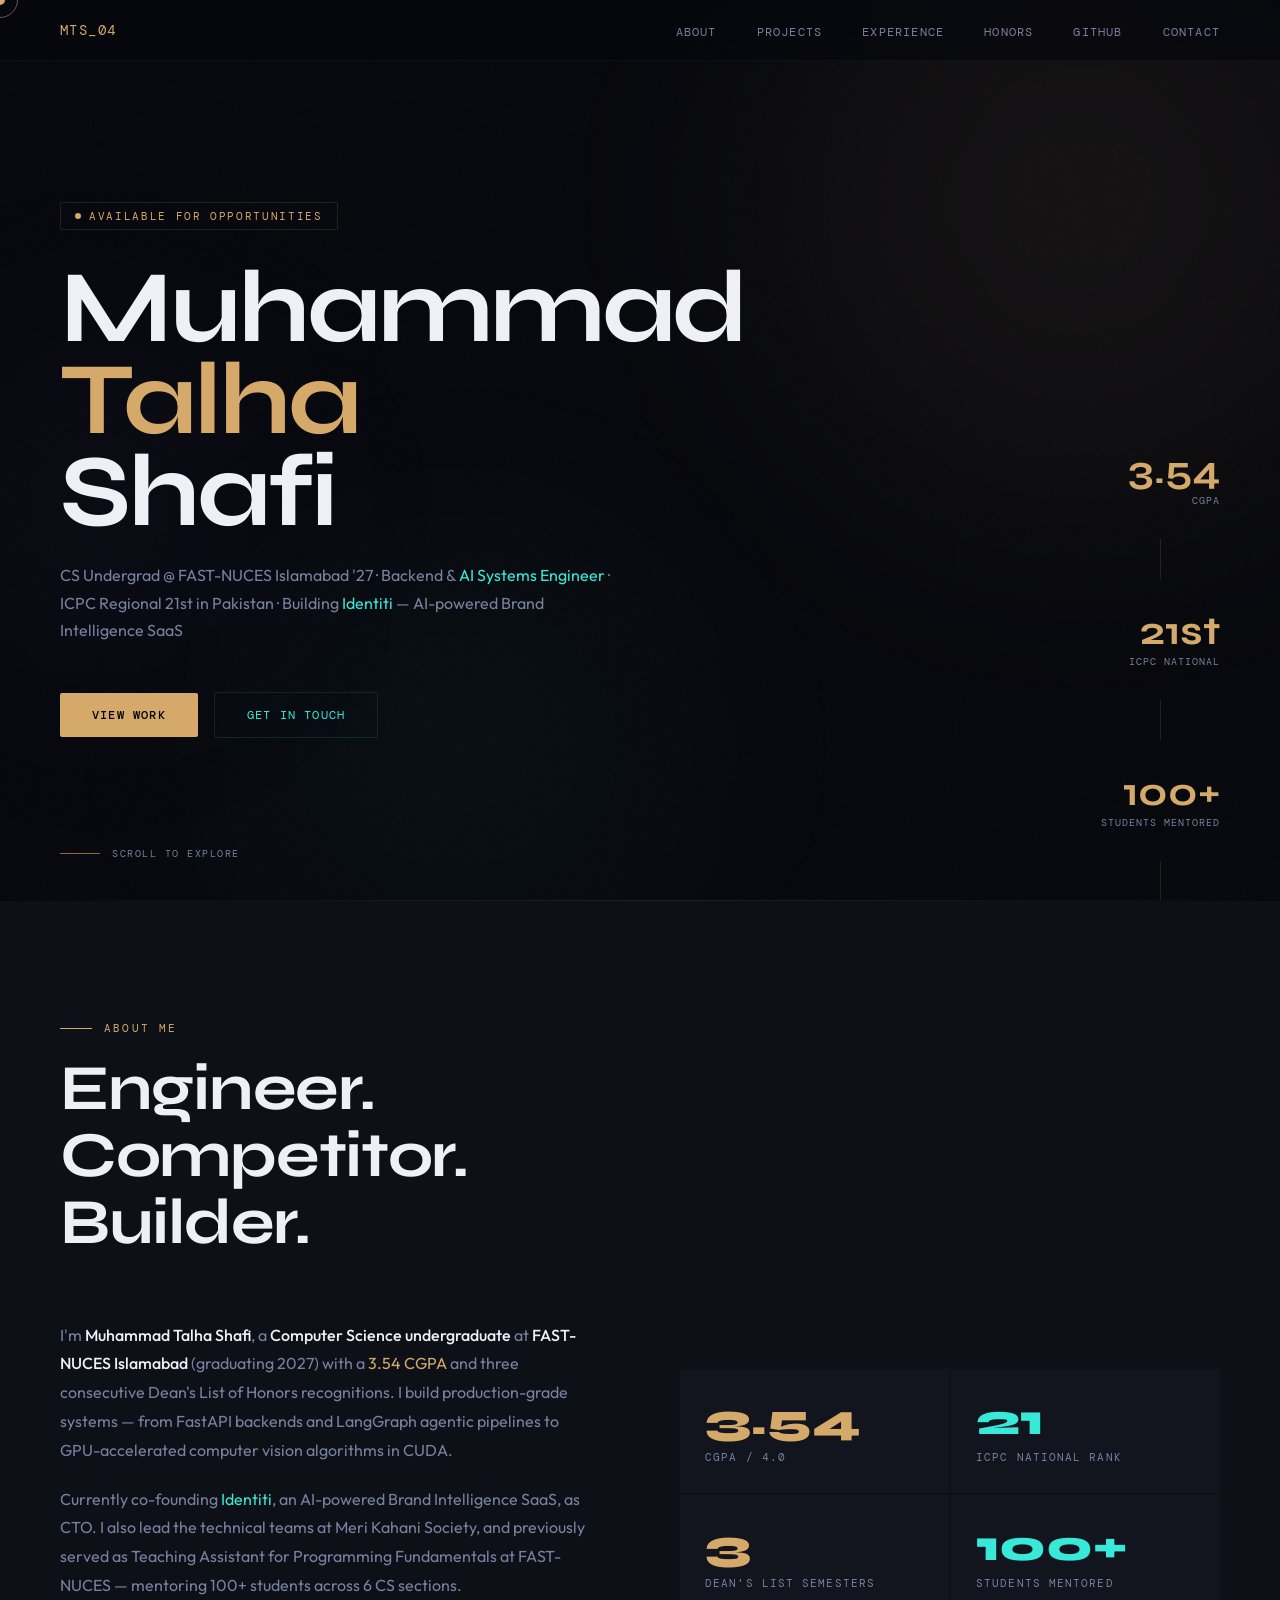
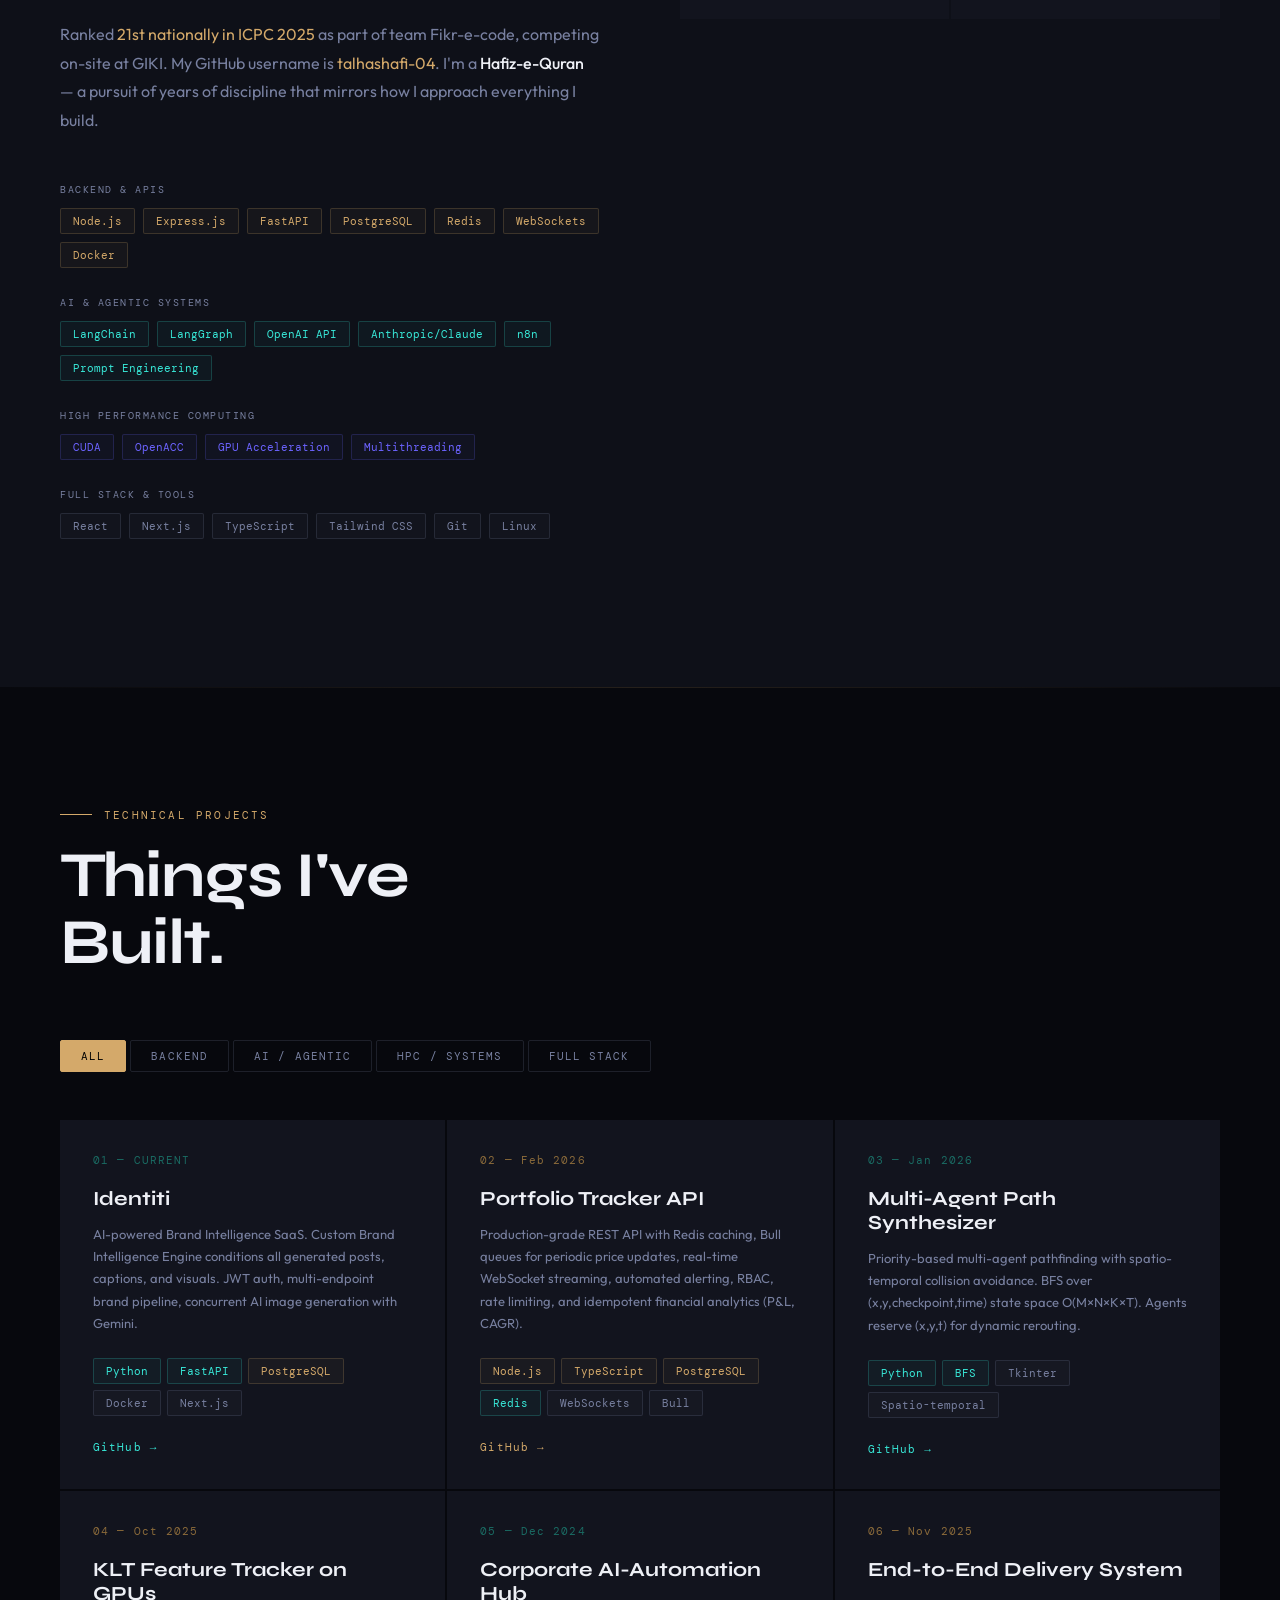
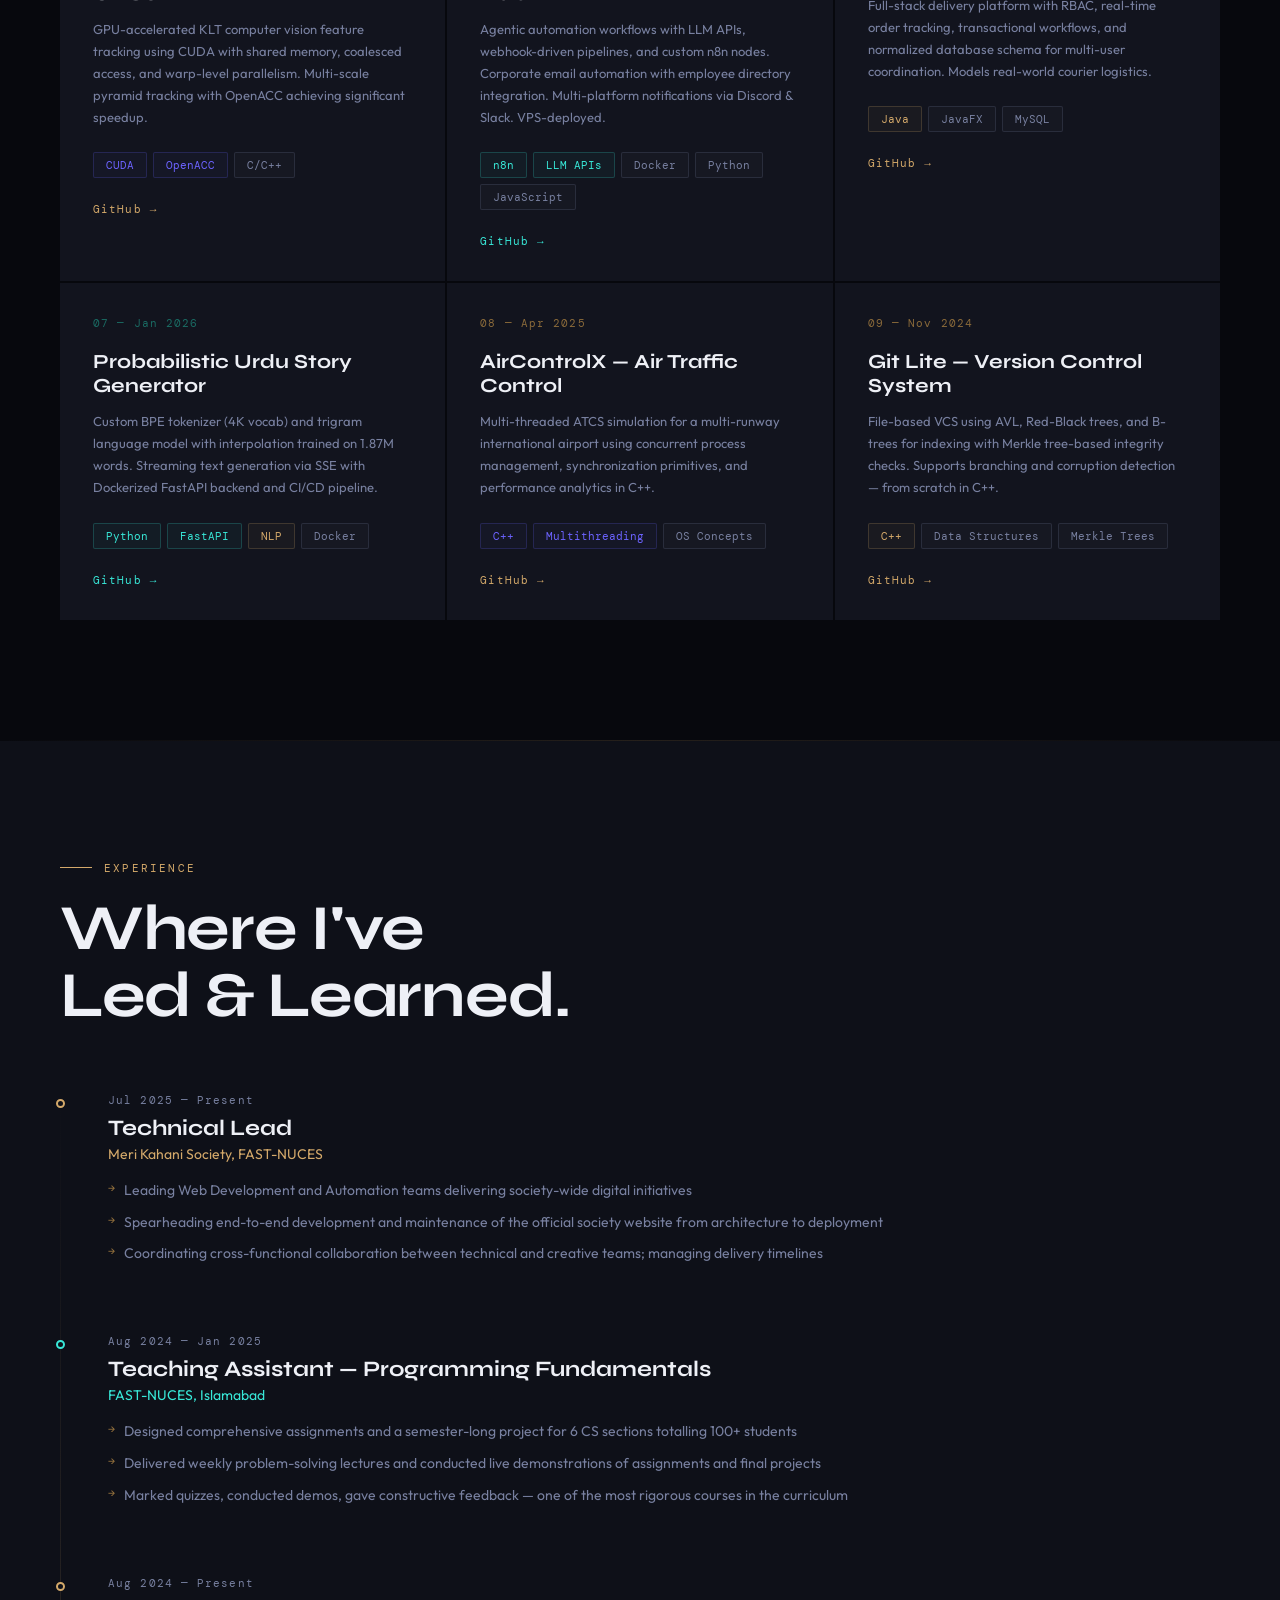
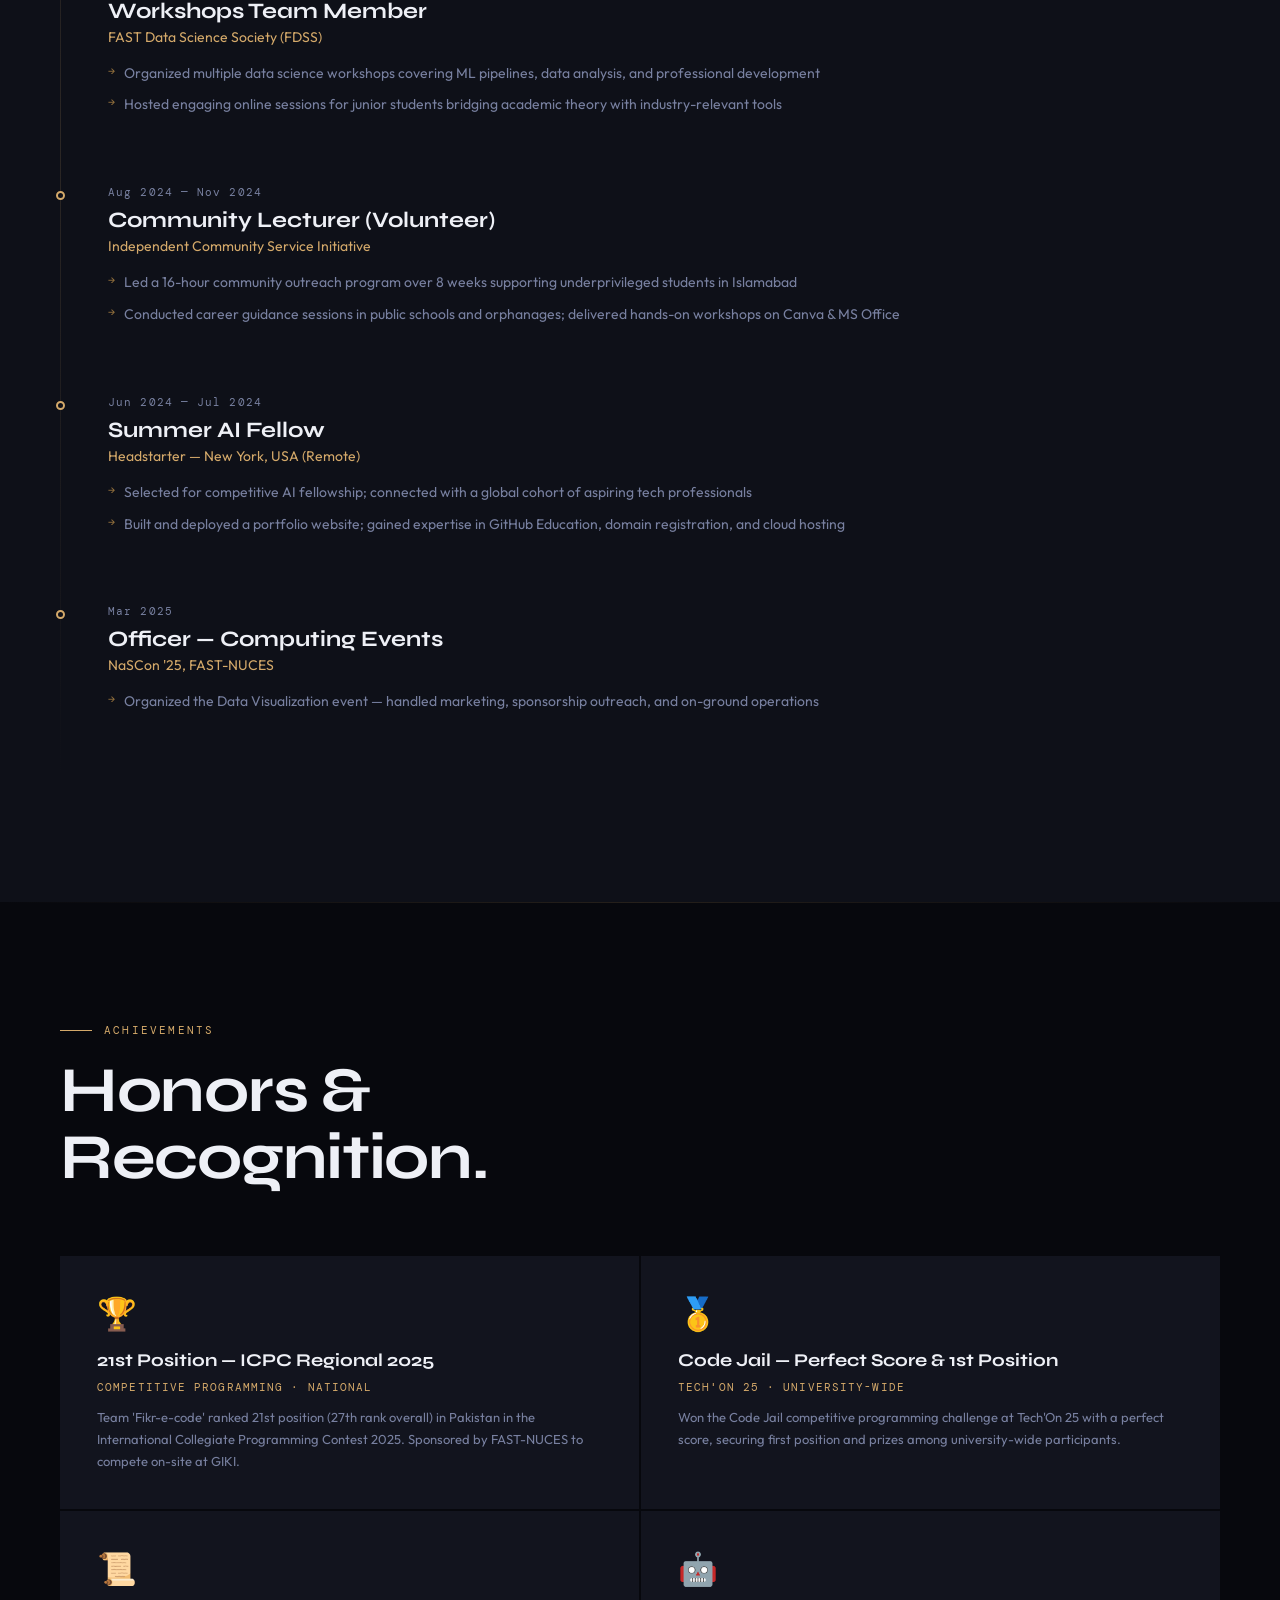
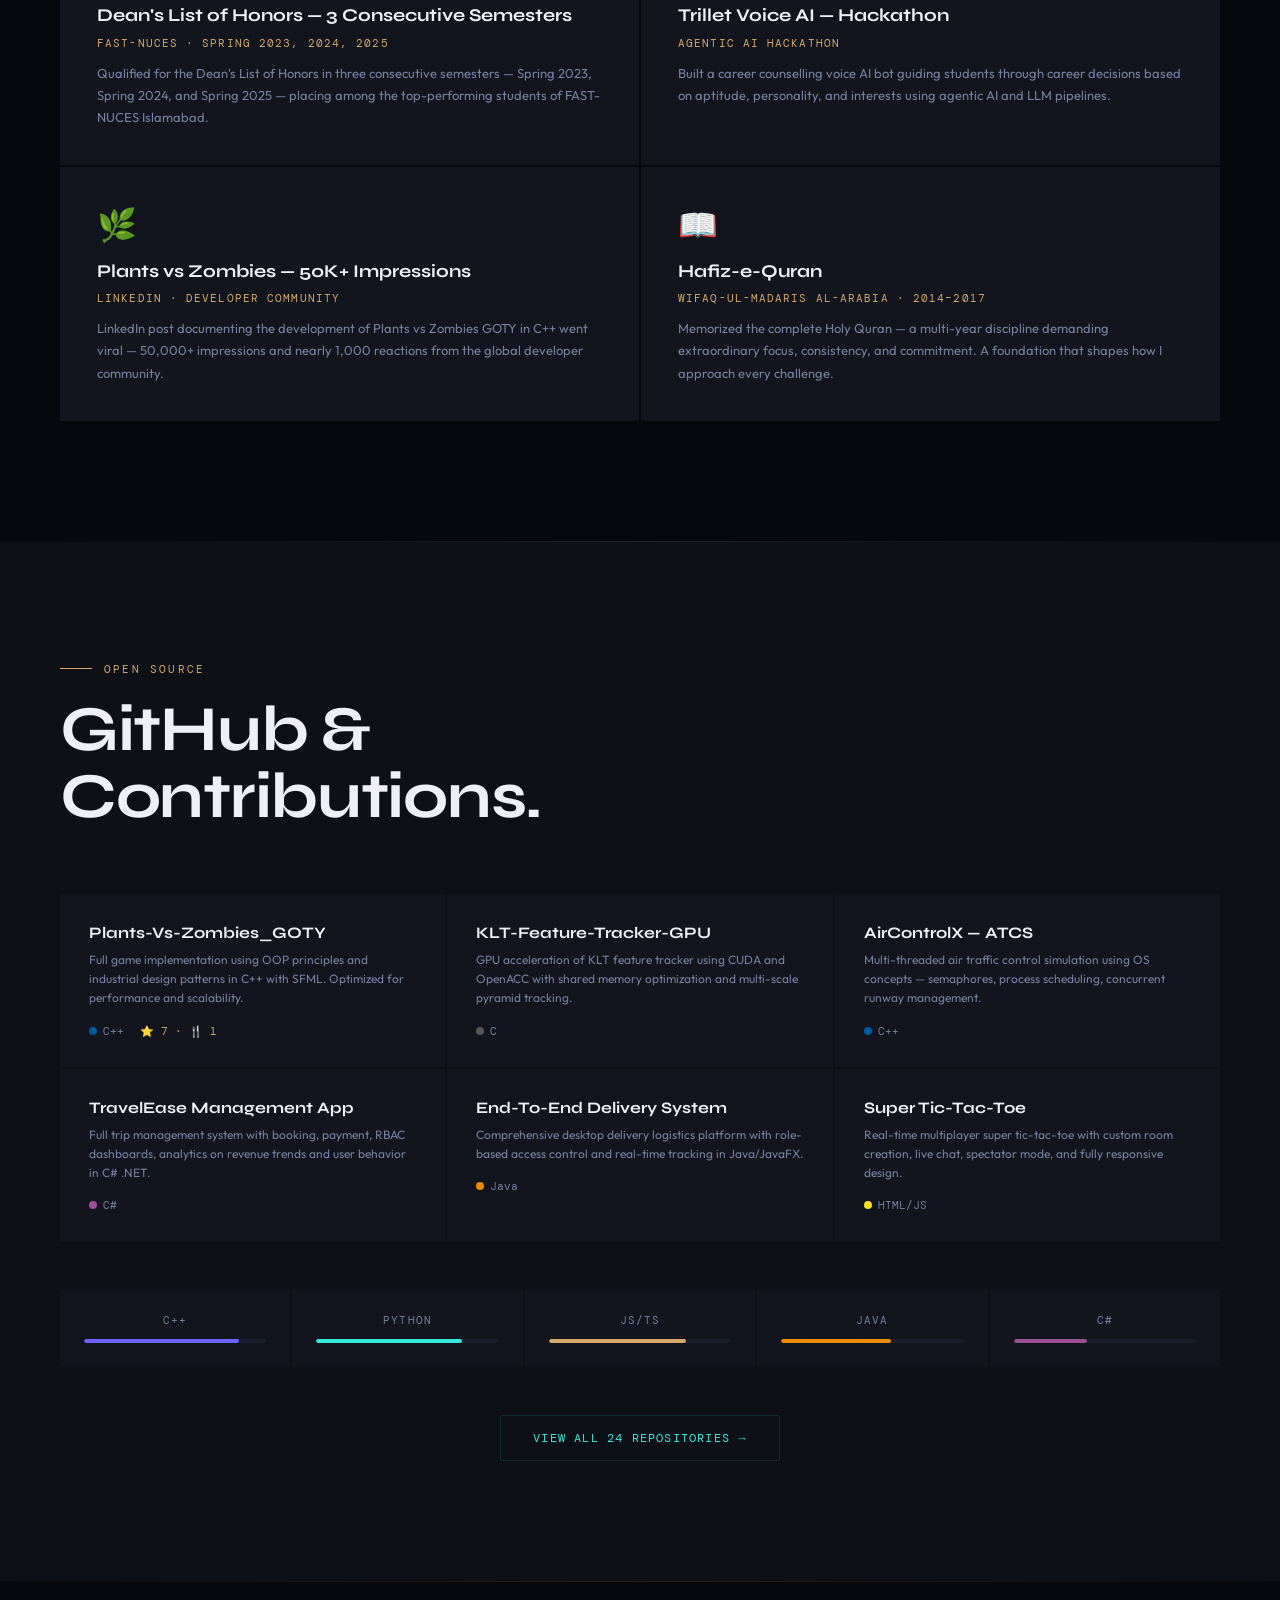
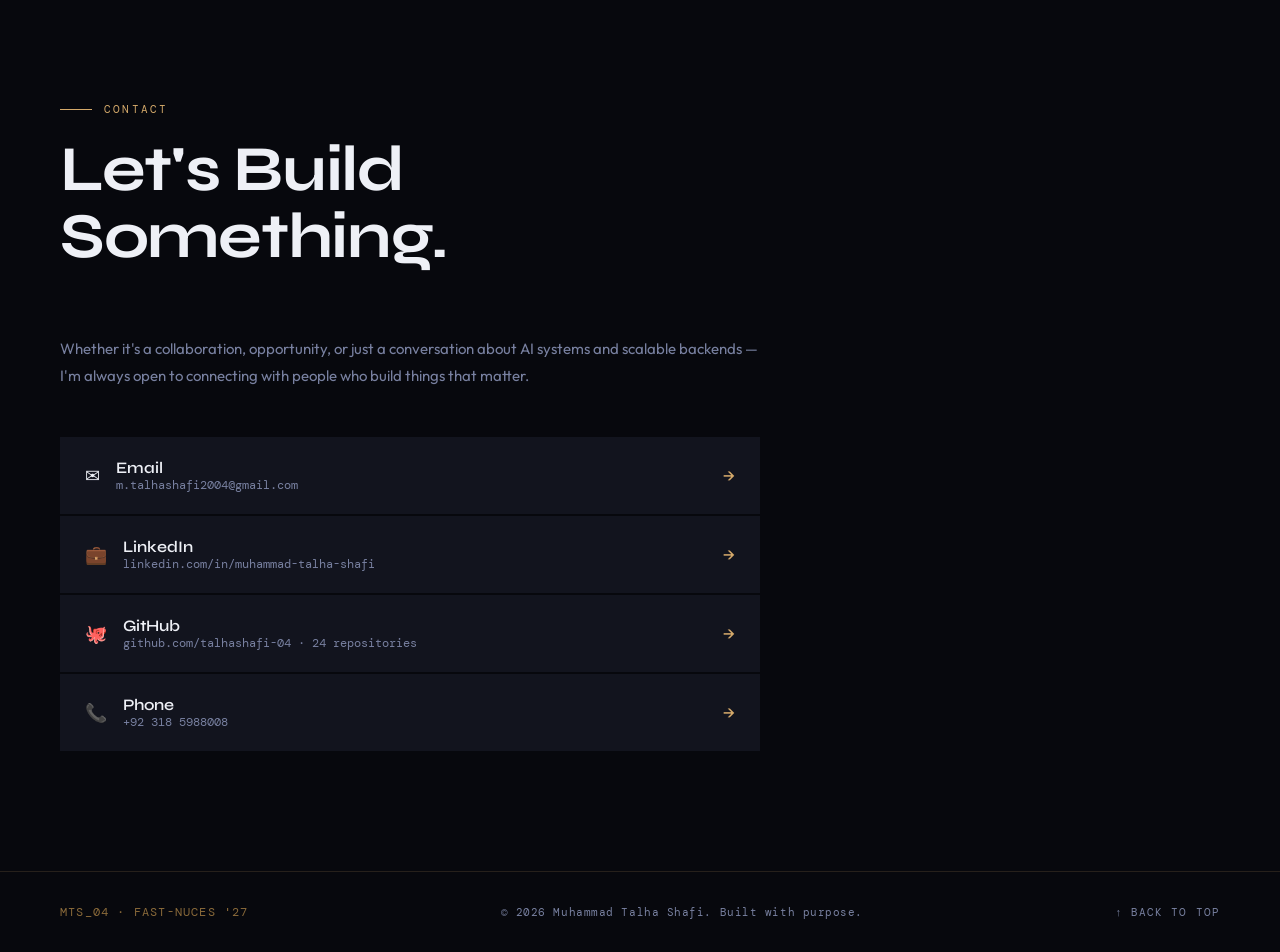
<file: index-seo.html>
<!DOCTYPE html>
<html lang="en" prefix="og: https://ogp.me/ns#">
<head>
<meta charset="UTF-8">
<meta name="viewport" content="width=device-width, initial-scale=1.0">

<!-- ============================================================
     PRIMARY SEO META TAGS
     ============================================================ -->
<title>Muhammad Talha Shafi — AI Engineer & Backend Developer | FAST-NUCES '27</title>
<meta name="description" content="Muhammad Talha Shafi is a Computer Science undergraduate at FAST-NUCES Islamabad, AI Systems Engineer, and Backend Developer. ICPC 2025 Regional 21st in Pakistan. Co-founder & CTO of Identiti. Dean's List 3x.">
<meta name="keywords" content="Muhammad Talha Shafi, Talha Shafi FAST NUCES, Talha Shafi AI Engineer, Talha Shafi Backend Developer, Talha Shafi ICPC 2025, talhashafi-04, Identiti SaaS, FAST NUCES Islamabad developer, Pakistan AI engineer">
<meta name="author" content="Muhammad Talha Shafi">
<meta name="robots" content="index, follow, max-snippet:-1, max-image-preview:large, max-video-preview:-1">
<link rel="canonical" href="https://talhashafi.vercel.app/">

<!-- ============================================================
     OPEN GRAPH (Facebook, LinkedIn, WhatsApp previews)
     ============================================================ -->
<meta property="og:type" content="profile">
<meta property="og:title" content="Muhammad Talha Shafi — AI Engineer & Backend Developer">
<meta property="og:description" content="CS Undergrad @ FAST-NUCES '27 · ICPC 2025 National 21st · Co-founder & CTO at Identiti · Building AI-powered systems with FastAPI, LangGraph, and CUDA.">
<meta property="og:url" content="https://talhashafi.vercel.app/">
<meta property="og:site_name" content="Muhammad Talha Shafi — Portfolio">
<meta property="og:locale" content="en_US">
<meta property="og:image" content="https://talhashafi.vercel.app/og-image.png">
<meta property="og:image:width" content="1200">
<meta property="og:image:height" content="630">
<meta property="og:image:alt" content="Muhammad Talha Shafi — AI Engineer & Backend Developer at FAST-NUCES">
<meta property="profile:first_name" content="Muhammad Talha">
<meta property="profile:last_name" content="Shafi">
<meta property="profile:username" content="talhashafi-04">

<!-- ============================================================
     TWITTER / X CARD
     ============================================================ -->
<meta name="twitter:card" content="summary_large_image">
<meta name="twitter:title" content="Muhammad Talha Shafi — AI Engineer & Backend Developer">
<meta name="twitter:description" content="CS Undergrad @ FAST-NUCES '27 · ICPC 2025 National 21st · CTO at Identiti SaaS · FastAPI · LangGraph · CUDA">
<meta name="twitter:image" content="https://talhashafi.vercel.app/og-image.png">
<meta name="twitter:image:alt" content="Muhammad Talha Shafi Portfolio">

<!-- ============================================================
     GEO & LANGUAGE
     ============================================================ -->
<meta name="geo.region" content="PK-IS">
<meta name="geo.placename" content="Islamabad, Pakistan">
<meta name="language" content="English">

<!-- ============================================================
     STRUCTURED DATA — Person Schema (PRIMARY)
     Tells Google exactly who you are, your profiles, and roles.
     ============================================================ -->
<script type="application/ld+json">
{
  "@context": "https://schema.org",
  "@type": "Person",
  "@id": "https://talhashafi.vercel.app/#person",
  "name": "Muhammad Talha Shafi",
  "alternateName": ["Talha Shafi", "M. Talha Shafi", "talhashafi-04"],
  "description": "Computer Science undergraduate at FAST-NUCES Islamabad, AI Systems Engineer, Backend Developer, and competitive programmer. ICPC 2025 Regional 21st in Pakistan. Co-founder and CTO of Identiti, an AI-powered Brand Intelligence SaaS.",
  "url": "https://talhashafi.vercel.app/",
  "image": "https://talhashafi.vercel.app/og-image.png",
  "email": "m.talhashafi2004@gmail.com",
  "telephone": "+923185988008",
  "nationality": "Pakistani",
  "address": {
    "@type": "PostalAddress",
    "addressLocality": "Islamabad",
    "addressCountry": "PK"
  },
  "alumniOf": {
    "@type": "CollegeOrUniversity",
    "name": "FAST-NUCES",
    "alternateName": "National University of Computer and Emerging Sciences",
    "url": "https://nu.edu.pk",
    "address": {
      "@type": "PostalAddress",
      "addressLocality": "Islamabad",
      "addressCountry": "PK"
    }
  },
  "jobTitle": ["AI Systems Engineer", "Backend Developer", "CTO", "Co-founder"],
  "worksFor": {
    "@type": "Organization",
    "name": "Identiti",
    "description": "AI-powered Brand Intelligence SaaS"
  },
  "knowsAbout": [
    "Artificial Intelligence",
    "Backend Development",
    "FastAPI",
    "Node.js",
    "LangGraph",
    "LangChain",
    "CUDA",
    "GPU Acceleration",
    "Competitive Programming",
    "PostgreSQL",
    "Redis",
    "Docker",
    "WebSockets",
    "Agentic AI Systems"
  ],
  "award": [
    "ICPC Regional 2025 - 21st Position in Pakistan",
    "Dean's List of Honors - FAST-NUCES Spring 2023",
    "Dean's List of Honors - FAST-NUCES Spring 2024",
    "Dean's List of Honors - FAST-NUCES Spring 2025",
    "Code Jail - 1st Position, Tech'On 25"
  ],
  "sameAs": [
    "https://github.com/talhashafi-04",
    "https://linkedin.com/in/muhammad-talha-shafi"
  ]
}
</script>

<!-- ============================================================
     STRUCTURED DATA — WebSite Schema
     Enables Google Sitelinks searchbox and name association.
     ============================================================ -->
<script type="application/ld+json">
{
  "@context": "https://schema.org",
  "@type": "WebSite",
  "@id": "https://talhashafi.vercel.app/#website",
  "url": "https://talhashafi.vercel.app/",
  "name": "Muhammad Talha Shafi — Portfolio",
  "description": "Official portfolio of Muhammad Talha Shafi, AI Engineer and Backend Developer at FAST-NUCES Islamabad.",
  "author": {
    "@id": "https://talhashafi.vercel.app/#person"
  },
  "inLanguage": "en-US"
}
</script>

<!-- ============================================================
     STRUCTURED DATA — BreadcrumbList
     ============================================================ -->
<script type="application/ld+json">
{
  "@context": "https://schema.org",
  "@type": "BreadcrumbList",
  "itemListElement": [
    {
      "@type": "ListItem",
      "position": 1,
      "name": "Home",
      "item": "https://talhashafi.vercel.app/"
    },
    {
      "@type": "ListItem",
      "position": 2,
      "name": "Projects",
      "item": "https://talhashafi.vercel.app/#projects"
    },
    {
      "@type": "ListItem",
      "position": 3,
      "name": "Experience",
      "item": "https://talhashafi.vercel.app/#experience"
    },
    {
      "@type": "ListItem",
      "position": 4,
      "name": "Contact",
      "item": "https://talhashafi.vercel.app/#contact"
    }
  ]
}
</script>

<!-- ============================================================
     STRUCTURED DATA — ItemList of Projects
     Helps Google surface individual projects in search.
     ============================================================ -->
<script type="application/ld+json">
{
  "@context": "https://schema.org",
  "@type": "ItemList",
  "name": "Projects by Muhammad Talha Shafi",
  "description": "Software engineering and AI projects by Muhammad Talha Shafi",
  "itemListElement": [
    {
      "@type": "ListItem",
      "position": 1,
      "name": "Identiti — AI-powered Brand Intelligence SaaS",
      "description": "Custom Brand Intelligence Engine with FastAPI backend, JWT auth, concurrent AI image generation with Gemini, and multi-endpoint brand pipeline.",
      "url": "https://github.com/talhashafi-04"
    },
    {
      "@type": "ListItem",
      "position": 2,
      "name": "KLT Feature Tracker on GPUs",
      "description": "GPU-accelerated KLT computer vision feature tracking using CUDA with shared memory, coalesced access, and warp-level parallelism.",
      "url": "https://github.com/talhashafi-04/KLT-Feature-Tracker-Acceleration-on-GPUs"
    },
    {
      "@type": "ListItem",
      "position": 3,
      "name": "Portfolio Tracker API",
      "description": "Production-grade REST API with Redis caching, Bull queues, real-time WebSocket streaming, RBAC, rate limiting, and financial analytics.",
      "url": "https://github.com/talhashafi-04"
    },
    {
      "@type": "ListItem",
      "position": 4,
      "name": "AirControlX — Air Traffic Control System",
      "description": "Multi-threaded ATCS simulation for a multi-runway international airport using concurrent process management in C++.",
      "url": "https://github.com/talhashafi-04/-AirControlX---Automated-Air-Traffic-Control-System"
    },
    {
      "@type": "ListItem",
      "position": 5,
      "name": "Probabilistic Urdu Story Generator",
      "description": "Custom BPE tokenizer and trigram language model trained on 1.87M words with streaming text generation via SSE.",
      "url": "https://github.com/talhashafi-04"
    }
  ]
}
</script>

<!-- FONTS -->
<link rel="preconnect" href="https://fonts.googleapis.com">
<link href="https://fonts.googleapis.com/css2?family=Syne:wght@400;600;700;800&family=DM+Mono:wght@300;400;500&family=Outfit:wght@300;400;500;600&display=swap" rel="stylesheet">

<style>
  :root {
    --bg: #07080d;
    --bg2: #0e1018;
    --surface: #12141e;
    --surface2: #1a1d2b;
    --gold: #d4a96a;
    --gold-dim: #8a6a3a;
    --cyan: #38e8d8;
    --cyan-dim: #1a6b63;
    --indigo: #6c63ff;
    --text: #eef0f6;
    --muted: #7880a0;
    --border: rgba(212,169,106,0.15);
    --border-cyan: rgba(56,232,216,0.12);
    --glow-gold: 0 0 40px rgba(212,169,106,0.15);
    --glow-cyan: 0 0 40px rgba(56,232,216,0.15);
    --font-display: 'Syne', sans-serif;
    --font-mono: 'DM Mono', monospace;
    --font-body: 'Outfit', sans-serif;
  }

  *, *::before, *::after { margin: 0; padding: 0; box-sizing: border-box; }
  html { scroll-behavior: smooth; }
  body {
    background: var(--bg);
    color: var(--text);
    font-family: var(--font-body);
    overflow-x: hidden;
    cursor: none;
  }

  /* CUSTOM CURSOR */
  .cursor {
    position: fixed; width: 10px; height: 10px;
    background: var(--gold); border-radius: 50%;
    pointer-events: none; z-index: 9999;
    transform: translate(-50%, -50%);
    transition: transform 0.1s, width 0.2s, height 0.2s, background 0.2s;
    mix-blend-mode: screen;
  }
  .cursor-ring {
    position: fixed; width: 36px; height: 36px;
    border: 1px solid rgba(212,169,106,0.5);
    border-radius: 50%; pointer-events: none; z-index: 9998;
    transform: translate(-50%, -50%);
    transition: transform 0.12s cubic-bezier(.25,.46,.45,.94), width 0.3s, height 0.3s, border-color 0.3s;
  }

  ::-webkit-scrollbar { width: 3px; }
  ::-webkit-scrollbar-track { background: var(--bg); }
  ::-webkit-scrollbar-thumb { background: var(--gold-dim); border-radius: 2px; }

  nav {
    position: fixed; top: 0; left: 0; right: 0; z-index: 100;
    display: flex; align-items: center; justify-content: space-between;
    padding: 20px 60px;
    background: rgba(7,8,13,0.7);
    backdrop-filter: blur(20px);
    border-bottom: 1px solid rgba(212,169,106,0.05);
    transition: padding 0.3s;
  }
  nav.scrolled { padding: 14px 60px; border-bottom-color: rgba(212,169,106,0.1); }
  .nav-logo {
    font-family: var(--font-mono); font-size: 14px; color: var(--gold);
    letter-spacing: 0.1em; text-decoration: none;
  }
  .nav-links { display: flex; gap: 40px; list-style: none; }
  .nav-links a {
    font-family: var(--font-mono); font-size: 12px; color: var(--muted);
    text-decoration: none; letter-spacing: 0.1em; text-transform: uppercase;
    transition: color 0.3s; position: relative;
  }
  .nav-links a::after {
    content: ''; position: absolute; bottom: -4px; left: 0; width: 0; height: 1px;
    background: var(--gold); transition: width 0.3s;
  }
  .nav-links a:hover { color: var(--gold); }
  .nav-links a:hover::after { width: 100%; }

  #hero {
    min-height: 100vh; display: flex; align-items: center;
    padding: 120px 60px 80px;
    position: relative; overflow: hidden;
  }
  .hero-noise {
    position: absolute; inset: 0;
    background-image: url("data:image/svg+xml,%3Csvg viewBox='0 0 256 256' xmlns='http://www.w3.org/2000/svg'%3E%3Cfilter id='noise'%3E%3CfeTurbulence type='fractalNoise' baseFrequency='0.9' numOctaves='4' stitchTiles='stitch'/%3E%3C/filter%3E%3Crect width='100%25' height='100%25' filter='url(%23noise)' opacity='0.03'/%3E%3C/svg%3E");
    pointer-events: none; opacity: 0.4;
  }
  .hero-orb { position: absolute; border-radius: 50%; filter: blur(120px); pointer-events: none; }
  .orb1 { width: 600px; height: 600px; background: rgba(212,169,106,0.06); top: -100px; right: -100px; }
  .orb2 { width: 400px; height: 400px; background: rgba(56,232,216,0.04); bottom: -50px; left: 20%; }
  .orb3 { width: 300px; height: 300px; background: rgba(108,99,255,0.05); top: 40%; left: -50px; }

  .hero-content { position: relative; z-index: 2; max-width: 900px; }
  .hero-badge {
    display: inline-flex; align-items: center; gap: 8px;
    font-family: var(--font-mono); font-size: 11px; color: var(--gold);
    letter-spacing: 0.15em; text-transform: uppercase;
    border: 1px solid var(--border); padding: 6px 14px; border-radius: 2px;
    margin-bottom: 32px;
    opacity: 0; transform: translateY(20px);
    animation: fadeUp 0.6s 0.2s forwards;
  }
  .hero-badge::before {
    content: ''; width: 6px; height: 6px; border-radius: 50%;
    background: var(--gold); animation: pulse 2s infinite;
  }
  @keyframes pulse { 0%,100%{opacity:1} 50%{opacity:0.3} }

  .hero-name {
    font-family: var(--font-display); font-size: clamp(52px,8vw,110px);
    font-weight: 700; line-height: 0.9; letter-spacing: -0.03em;
    margin-bottom: 24px;
    font-variant-ligatures: none;
  }
  .hero-name .line { display: block; overflow: hidden; }
  .hero-name .line span {
    display: block;
    opacity: 0; transform: translateY(100%);
  }
  .hero-name .line:nth-child(1) span { animation: slideUp 0.8s 0.4s cubic-bezier(.16,1,.3,1) forwards; }
  .hero-name .line:nth-child(2) span { animation: slideUp 0.8s 0.55s cubic-bezier(.16,1,.3,1) forwards; color: var(--gold); }
  .hero-name .line:nth-child(3) span { animation: slideUp 0.8s 0.7s cubic-bezier(.16,1,.3,1) forwards; }

  @keyframes slideUp { to { opacity: 1; transform: translateY(0); } }
  @keyframes fadeUp { to { opacity: 1; transform: translateY(0); } }

  .hero-tagline {
    font-size: 16px; color: var(--muted); line-height: 1.7; max-width: 560px;
    margin-bottom: 48px;
    opacity: 0; transform: translateY(20px);
    animation: fadeUp 0.8s 1s forwards;
  }
  .hero-tagline span { color: var(--cyan); }

  .hero-ctas {
    display: flex; gap: 16px; align-items: center;
    opacity: 0; transform: translateY(20px);
    animation: fadeUp 0.8s 1.2s forwards;
  }
  .btn-primary {
    padding: 14px 32px; background: var(--gold); color: #000;
    font-family: var(--font-mono); font-size: 12px; font-weight: 500;
    letter-spacing: 0.1em; text-transform: uppercase; text-decoration: none;
    border: none; cursor: none; border-radius: 2px;
    transition: all 0.3s; position: relative; overflow: hidden;
  }
  .btn-primary::after {
    content: ''; position: absolute; inset: 0;
    background: rgba(255,255,255,0.15); transform: translateX(-100%);
    transition: transform 0.3s;
  }
  .btn-primary:hover::after { transform: translateX(0); }
  .btn-primary:hover { transform: translateY(-2px); box-shadow: 0 12px 40px rgba(212,169,106,0.3); }

  .btn-secondary {
    padding: 14px 32px; background: transparent; color: var(--cyan);
    font-family: var(--font-mono); font-size: 12px; letter-spacing: 0.1em;
    text-transform: uppercase; text-decoration: none;
    border: 1px solid var(--border-cyan); border-radius: 2px;
    transition: all 0.3s; cursor: none;
  }
  .btn-secondary:hover {
    background: rgba(56,232,216,0.05);
    transform: translateY(-2px); box-shadow: 0 12px 40px rgba(56,232,216,0.1);
  }

  .hero-stats {
    position: absolute; right: 60px; top: 50%; transform: translateY(-50%);
    display: flex; flex-direction: column; gap: 32px;
    opacity: 0; animation: fadeUp 0.8s 1.4s forwards;
  }
  .hero-stat { text-align: right; }
  .hero-stat-num { font-family: var(--font-display); font-size: 40px; font-weight: 700; color: var(--gold); line-height: 1; }
  .hero-stat-label { font-family: var(--font-mono); font-size: 10px; color: var(--muted); letter-spacing: 0.1em; text-transform: uppercase; margin-top: 4px; }
  .hero-divider { width: 1px; height: 40px; background: var(--border); margin: 0 auto; }

  .scroll-hint {
    position: absolute; bottom: 40px; left: 60px;
    display: flex; align-items: center; gap: 12px;
    font-family: var(--font-mono); font-size: 10px;
    color: var(--muted); letter-spacing: 0.15em; text-transform: uppercase;
    opacity: 0; animation: fadeUp 0.8s 1.6s forwards;
  }
  .scroll-line { width: 40px; height: 1px; background: var(--gold-dim); position: relative; overflow: hidden; }
  .scroll-line::after {
    content: ''; position: absolute; top: 0; left: -100%; width: 100%; height: 100%;
    background: var(--gold); animation: scrollAnim 2s 2s infinite;
  }
  @keyframes scrollAnim { 0%{left:-100%} 100%{left:100%} }

  section { padding: 120px 60px; }
  .section-label {
    font-family: var(--font-mono); font-size: 11px; color: var(--gold);
    letter-spacing: 0.2em; text-transform: uppercase;
    display: flex; align-items: center; gap: 12px; margin-bottom: 20px;
  }
  .section-label::before { content: ''; width: 32px; height: 1px; background: var(--gold); }
  .section-title {
    font-family: var(--font-display); font-size: clamp(36px,5vw,64px);
    font-weight: 701; line-height: 1.05; letter-spacing: -0.02em;
    margin-bottom: 64px;
  }

  #about { background: var(--bg2); }
  .about-grid { display: grid; grid-template-columns: 1fr 1fr; gap: 80px; align-items: start; }
  .about-text p { font-size: 16px; color: var(--muted); line-height: 1.8; margin-bottom: 20px; }
  .about-text p strong { color: var(--text); font-weight: 500; }
  .about-text p .highlight { color: var(--cyan); }
  .about-text p .gold { color: var(--gold); }

  .stats-grid { display: grid; grid-template-columns: 1fr 1fr; gap: 2px; margin-top: 48px; }
  .stat-card {
    background: var(--surface); padding: 28px 24px;
    border: 1px solid transparent; transition: border-color 0.3s, transform 0.3s; cursor: default;
  }
  .stat-card:hover { border-color: var(--border); transform: translateY(-4px); }
  .stat-card:nth-child(1):hover { border-color: rgba(212,169,106,0.3); }
  .stat-card:nth-child(2):hover { border-color: rgba(56,232,216,0.3); }
  .stat-num { font-family: var(--font-display); font-size: 44px; font-weight: 800; color: var(--gold); line-height: 1; }
  .stat-card:nth-child(2) .stat-num, .stat-card:nth-child(4) .stat-num { color: var(--cyan); }
  .stat-lbl { font-family: var(--font-mono); font-size: 11px; color: var(--muted); letter-spacing: 0.1em; text-transform: uppercase; margin-top: 8px; }

  .skills-section { margin-top: 48px; }
  .skills-category { margin-bottom: 28px; }
  .skills-cat-title { font-family: var(--font-mono); font-size: 10px; color: var(--muted); letter-spacing: 0.15em; text-transform: uppercase; margin-bottom: 12px; }
  .skills-tags { display: flex; flex-wrap: wrap; gap: 8px; }
  .tag { font-family: var(--font-mono); font-size: 11px; padding: 5px 12px; border-radius: 2px; border: 1px solid; transition: all 0.2s; cursor: default; }
  .tag-gold { color: var(--gold); border-color: rgba(212,169,106,0.2); background: rgba(212,169,106,0.04); }
  .tag-cyan { color: var(--cyan); border-color: rgba(56,232,216,0.2); background: rgba(56,232,216,0.04); }
  .tag-indigo { color: var(--indigo); border-color: rgba(108,99,255,0.2); background: rgba(108,99,255,0.04); }
  .tag-muted { color: var(--muted); border-color: rgba(120,128,160,0.2); background: rgba(120,128,160,0.04); }
  .tag:hover { transform: translateY(-2px); opacity: 0.85; }

  #projects { background: var(--bg); }
  .filter-bar { display: flex; gap: 4px; margin-bottom: 48px; flex-wrap: wrap; }
  .filter-btn {
    font-family: var(--font-mono); font-size: 11px; letter-spacing: 0.1em;
    text-transform: uppercase; padding: 8px 20px;
    background: transparent; border: 1px solid rgba(120,128,160,0.2);
    color: var(--muted); cursor: none; border-radius: 2px; transition: all 0.2s;
  }
  .filter-btn.active, .filter-btn:hover { background: var(--gold); color: #000; border-color: var(--gold); }

  .projects-grid { display: grid; grid-template-columns: repeat(3, 1fr); gap: 2px; }
  .project-card {
    background: var(--surface); padding: 32px; position: relative;
    border: 1px solid transparent; transition: all 0.3s; overflow: hidden; cursor: default;
  }
  .project-card::before {
    content: ''; position: absolute; inset: 0;
    background: linear-gradient(135deg, rgba(212,169,106,0.03) 0%, transparent 50%);
    opacity: 0; transition: opacity 0.3s;
  }
  .project-card:hover { border-color: var(--border); transform: translateY(-6px); box-shadow: var(--glow-gold); }
  .project-card:hover::before { opacity: 1; }
  .project-card[data-type="ai"]:hover { border-color: var(--border-cyan); box-shadow: var(--glow-cyan); }

  .project-num { font-family: var(--font-mono); font-size: 11px; color: var(--gold-dim); letter-spacing: 0.1em; margin-bottom: 20px; display: block; }
  .project-card[data-type="ai"] .project-num { color: var(--cyan-dim); }
  .project-title { font-family: var(--font-display); font-size: 20px; font-weight: 700; margin-bottom: 12px; line-height: 1.2; }
  .project-desc { font-size: 13px; color: var(--muted); line-height: 1.7; margin-bottom: 24px; }
  .project-tags { display: flex; flex-wrap: wrap; gap: 6px; margin-bottom: 24px; }
  .project-link {
    font-family: var(--font-mono); font-size: 11px; color: var(--gold);
    text-decoration: none; letter-spacing: 0.1em;
    display: flex; align-items: center; gap: 6px; transition: gap 0.2s;
  }
  .project-link:hover { gap: 10px; }
  .project-card[data-type="ai"] .project-link { color: var(--cyan); }

  #experience { background: var(--bg2); }
  .timeline { position: relative; }
  .timeline::before {
    content: ''; position: absolute; left: 0; top: 0; bottom: 0;
    width: 1px; background: linear-gradient(to bottom, transparent, var(--border), transparent);
  }
  .timeline-item { padding: 0 0 60px 48px; position: relative; }
  .timeline-item::before {
    content: ''; position: absolute; left: -4px; top: 6px;
    width: 9px; height: 9px; border-radius: 50%;
    background: var(--bg2); border: 2px solid var(--gold); transition: background 0.3s, transform 0.3s;
  }
  .timeline-item:hover::before { background: var(--gold); transform: scale(1.4); }
  .timeline-item:nth-child(2)::before { border-color: var(--cyan); }
  .timeline-item:nth-child(2):hover::before { background: var(--cyan); }

  .tl-date { font-family: var(--font-mono); font-size: 11px; color: var(--muted); letter-spacing: 0.1em; margin-bottom: 8px; }
  .tl-role { font-family: var(--font-display); font-size: 22px; font-weight: 700; margin-bottom: 4px; }
  .tl-org { font-size: 14px; color: var(--gold); margin-bottom: 16px; }
  .timeline-item:nth-child(2) .tl-org { color: var(--cyan); }
  .tl-points { list-style: none; }
  .tl-points li { font-size: 14px; color: var(--muted); line-height: 1.7; padding-left: 16px; position: relative; margin-bottom: 8px; }
  .tl-points li::before { content: '→'; position: absolute; left: 0; color: var(--gold-dim); font-size: 11px; }

  #achievements { background: var(--bg); }
  .achievements-grid { display: grid; grid-template-columns: repeat(2, 1fr); gap: 2px; }
  .ach-card {
    background: var(--surface); padding: 36px;
    border: 1px solid transparent; transition: all 0.3s; position: relative; overflow: hidden; cursor: default;
  }
  .ach-card::after {
    content: ''; position: absolute; top: -50%; right: -50%;
    width: 200%; height: 200%;
    background: radial-gradient(circle, rgba(212,169,106,0.04) 0%, transparent 60%);
    opacity: 0; transition: opacity 0.3s;
  }
  .ach-card:hover { border-color: var(--border); transform: translateY(-4px); }
  .ach-card:hover::after { opacity: 1; }
  .ach-icon { font-size: 32px; margin-bottom: 16px; display: block; }
  .ach-title { font-family: var(--font-display); font-size: 18px; font-weight: 700; margin-bottom: 8px; line-height: 1.3; }
  .ach-sub { font-family: var(--font-mono); font-size: 11px; color: var(--gold); letter-spacing: 0.1em; text-transform: uppercase; margin-bottom: 12px; }
  .ach-desc { font-size: 13px; color: var(--muted); line-height: 1.7; }

  #github { background: var(--bg2); }
  .github-grid { display: grid; grid-template-columns: repeat(3, 1fr); gap: 2px; }
  .gh-card { background: var(--surface); padding: 28px; border: 1px solid transparent; transition: all 0.3s; cursor: default; }
  .gh-card:hover { border-color: var(--border-cyan); transform: translateY(-4px); }
  .gh-card-title { font-family: var(--font-display); font-size: 16px; font-weight: 700; margin-bottom: 8px; }
  .gh-card-desc { font-size: 12px; color: var(--muted); line-height: 1.6; margin-bottom: 16px; }
  .gh-card-meta { display: flex; align-items: center; gap: 16px; }
  .gh-lang { display: flex; align-items: center; gap: 6px; font-family: var(--font-mono); font-size: 11px; color: var(--muted); }
  .lang-dot { width: 8px; height: 8px; border-radius: 50%; }
  .lang-py { background: #3776AB; } .lang-js { background: #F7DF1E; } .lang-cpp { background: #00599C; }
  .lang-java { background: #ED8B00; } .lang-cs { background: #9B4F96; } .lang-c { background: #555555; }
  .gh-stars { font-family: var(--font-mono); font-size: 11px; color: var(--gold); }

  .lang-bars { display: grid; grid-template-columns: repeat(5,1fr); gap: 2px; margin-top: 48px; }
  .lang-bar-item { background: var(--surface); padding: 24px; text-align: center; }
  .lang-bar-label { font-family: var(--font-mono); font-size: 11px; color: var(--muted); letter-spacing: 0.1em; text-transform: uppercase; margin-bottom: 12px; }
  .lang-bar-fill { height: 4px; background: var(--surface2); border-radius: 2px; overflow: hidden; }
  .lang-bar-inner { height: 100%; border-radius: 2px; transition: width 1.5s cubic-bezier(.16,1,.3,1); width: 0; }

  #contact { background: var(--bg); min-height: 60vh; display: flex; align-items: center; }
  .contact-inner { max-width: 700px; }
  .contact-intro { font-size: 15px; color: var(--muted); line-height: 1.8; margin-bottom: 48px; }
  .contact-links { display: flex; flex-direction: column; gap: 2px; }
  .contact-link {
    display: flex; align-items: center; justify-content: space-between;
    padding: 20px 24px; background: var(--surface);
    border: 1px solid transparent; text-decoration: none; color: var(--text); transition: all 0.3s;
  }
  .contact-link:hover { border-color: var(--border); transform: translateX(8px); background: var(--surface2); }
  .contact-link-left { display: flex; align-items: center; gap: 16px; }
  .contact-link-icon { font-size: 18px; }
  .contact-link-name { font-family: var(--font-display); font-size: 16px; font-weight: 600; }
  .contact-link-detail { font-family: var(--font-mono); font-size: 12px; color: var(--muted); }
  .contact-link-arrow { color: var(--gold); font-size: 18px; transition: transform 0.2s; }
  .contact-link:hover .contact-link-arrow { transform: translateX(4px); }

  footer {
    padding: 32px 60px; border-top: 1px solid var(--border);
    display: flex; align-items: center; justify-content: space-between;
  }
  .footer-logo { font-family: var(--font-mono); font-size: 12px; color: var(--gold-dim); letter-spacing: 0.1em; }
  .footer-copy { font-family: var(--font-mono); font-size: 11px; color: var(--muted); letter-spacing: 0.05em; }
  .footer-back-top {
    font-family: var(--font-mono); font-size: 11px; color: var(--muted);
    text-decoration: none; letter-spacing: 0.1em; text-transform: uppercase;
    transition: color 0.2s; display: flex; align-items: center; gap: 8px;
  }
  .footer-back-top:hover { color: var(--gold); }

  .reveal { opacity: 0; transform: translateY(32px); transition: opacity 0.8s cubic-bezier(.16,1,.3,1), transform 0.8s cubic-bezier(.16,1,.3,1); }
  .reveal.visible { opacity: 1; transform: translateY(0); }
  .reveal-delay-1 { transition-delay: 0.1s; } .reveal-delay-2 { transition-delay: 0.2s; }
  .reveal-delay-3 { transition-delay: 0.3s; } .reveal-delay-4 { transition-delay: 0.4s; }
  .reveal-delay-5 { transition-delay: 0.5s; }

  .divider { height: 1px; background: linear-gradient(90deg, transparent, var(--border), transparent); margin: 0; }

  /* SEO-ONLY: visually hidden but crawlable text for disambiguation */
  .seo-context {
    position: absolute; width: 1px; height: 1px;
    overflow: hidden; clip: rect(0,0,0,0);
    white-space: nowrap; border: 0;
  }

  @media (max-width: 900px) {
    nav { padding: 16px 24px; }
    .nav-links { gap: 20px; }
    section { padding: 80px 24px; }
    #hero { padding: 100px 24px 80px; }
    .hero-stats { display: none; }
    .about-grid { grid-template-columns: 1fr; gap: 48px; }
    .projects-grid { grid-template-columns: 1fr; }
    .achievements-grid { grid-template-columns: 1fr; }
    .github-grid { grid-template-columns: 1fr; }
    .lang-bars { grid-template-columns: repeat(3,1fr); }
    footer { flex-direction: column; gap: 16px; text-align: center; }
  }
</style>
</head>

<!-- itemscope on body helps Google associate the whole page with a person entity -->
<body itemscope itemtype="https://schema.org/Person">

<!-- Hidden machine-readable identity anchors — invisible to users, valuable to crawlers -->
<span class="seo-context" itemprop="name">Muhammad Talha Shafi</span>
<span class="seo-context" itemprop="url">https://talhashafi.vercel.app/</span>
<span class="seo-context" itemprop="sameAs">https://github.com/talhashafi-04</span>
<span class="seo-context" itemprop="sameAs">https://linkedin.com/in/muhammad-talha-shafi</span>
<span class="seo-context" itemprop="alumniOf">FAST-NUCES Islamabad</span>
<span class="seo-context" itemprop="jobTitle">AI Engineer, Backend Developer, CTO</span>

<div class="cursor" id="cursor"></div>
<div class="cursor-ring" id="cursorRing"></div>

<!-- NAV — use semantic nav element -->
<nav id="navbar" aria-label="Main navigation">
  <a href="#hero" class="nav-logo" aria-label="Muhammad Talha Shafi — Home">MTS_04</a>
  <ul class="nav-links" role="list">
    <li><a href="#about">About</a></li>
    <li><a href="#projects">Projects</a></li>
    <li><a href="#experience">Experience</a></li>
    <li><a href="#achievements">Honors</a></li>
    <li><a href="#github">GitHub</a></li>
    <li><a href="#contact">Contact</a></li>
  </ul>
</nav>

<!-- HERO — use semantic header + h1 that INCLUDES the full name -->
<header id="hero" role="banner">
  <div class="hero-noise" aria-hidden="true"></div>
  <div class="hero-orb orb1" aria-hidden="true"></div>
  <div class="hero-orb orb2" aria-hidden="true"></div>
  <div class="hero-orb orb3" aria-hidden="true"></div>

  <div class="hero-content">
    <div class="hero-badge" aria-label="Status: Available for opportunities">Available for opportunities</div>
    <!-- h1 contains full name + role for keyword signal -->
    <h1 class="hero-name" itemprop="name">
      <span class="line"><span>Muhammad</span></span>
      <span class="line"><span>Talha</span></span>
      <span class="line"><span>Shafi</span></span>
    </h1>
    <p class="hero-tagline" itemprop="description">
      CS Undergrad @ FAST-NUCES Islamabad '27 · Backend &amp; <span>AI Systems Engineer</span> ·
      ICPC Regional 21st in Pakistan · Building <span>Identiti</span> — AI-powered Brand Intelligence SaaS
    </p>
    <div class="hero-ctas">
      <a href="#projects" class="btn-primary">View Work</a>
      <a href="#contact" class="btn-secondary">Get in Touch</a>
    </div>
  </div>

  <div class="hero-stats" aria-label="Key stats">
    <div class="hero-stat">
      <div class="hero-stat-num">3.54</div>
      <div class="hero-stat-label">CGPA</div>
    </div>
    <div class="hero-divider" aria-hidden="true"></div>
    <div class="hero-stat">
      <div class="hero-stat-num">21st</div>
      <div class="hero-stat-label">ICPC National</div>
    </div>
    <div class="hero-divider" aria-hidden="true"></div>
    <div class="hero-stat">
      <div class="hero-stat-num">100+</div>
      <div class="hero-stat-label">Students Mentored</div>
    </div>
    <div class="hero-divider" aria-hidden="true"></div>
    <div class="hero-stat">
      <div class="hero-stat-num">24</div>
      <div class="hero-stat-label">Repositories</div>
    </div>
  </div>

  <div class="scroll-hint" aria-hidden="true">
    <div class="scroll-line"></div>
    Scroll to explore
  </div>
</header>

<div class="divider" role="separator"></div>

<!-- ABOUT — semantic main + section with proper heading hierarchy -->
<main>
<section id="about" aria-labelledby="about-heading">
  <div class="section-label reveal" aria-hidden="true">About Me</div>
  <h2 id="about-heading" class="section-title reveal">Engineer.<br>Competitor.<br>Builder.</h2>
  <div class="about-grid">
    <div class="about-text">
      <!-- Name + university explicitly in crawlable text, every paragraph -->
      <p class="reveal">I'm <strong>Muhammad Talha Shafi</strong>, a <strong>Computer Science undergraduate</strong> at <strong>FAST-NUCES Islamabad</strong> (graduating 2027) with a <span class="gold">3.54 CGPA</span> and three consecutive Dean's List of Honors recognitions. I build production-grade systems — from FastAPI backends and LangGraph agentic pipelines to GPU-accelerated computer vision algorithms in CUDA.</p>
      <p class="reveal reveal-delay-1">Currently co-founding <span class="highlight">Identiti</span>, an AI-powered Brand Intelligence SaaS, as CTO. I also lead the technical teams at Meri Kahani Society, and previously served as Teaching Assistant for Programming Fundamentals at FAST-NUCES — mentoring 100+ students across 6 CS sections.</p>
      <p class="reveal reveal-delay-2">Ranked <span class="gold">21st nationally in ICPC 2025</span> as part of team Fikr-e-code, competing on-site at GIKI. My GitHub username is <span class="gold">talhashafi-04</span>. I'm a <strong>Hafiz-e-Quran</strong> — a pursuit of years of discipline that mirrors how I approach everything I build.</p>

      <div class="skills-section">
        <div class="skills-category reveal reveal-delay-3">
          <div class="skills-cat-title">Backend &amp; APIs</div>
          <div class="skills-tags">
            <span class="tag tag-gold">Node.js</span>
            <span class="tag tag-gold">Express.js</span>
            <span class="tag tag-gold">FastAPI</span>
            <span class="tag tag-gold">PostgreSQL</span>
            <span class="tag tag-gold">Redis</span>
            <span class="tag tag-gold">WebSockets</span>
            <span class="tag tag-gold">Docker</span>
          </div>
        </div>
        <div class="skills-category reveal reveal-delay-3">
          <div class="skills-cat-title">AI &amp; Agentic Systems</div>
          <div class="skills-tags">
            <span class="tag tag-cyan">LangChain</span>
            <span class="tag tag-cyan">LangGraph</span>
            <span class="tag tag-cyan">OpenAI API</span>
            <span class="tag tag-cyan">Anthropic/Claude</span>
            <span class="tag tag-cyan">n8n</span>
            <span class="tag tag-cyan">Prompt Engineering</span>
          </div>
        </div>
        <div class="skills-category reveal reveal-delay-4">
          <div class="skills-cat-title">High Performance Computing</div>
          <div class="skills-tags">
            <span class="tag tag-indigo">CUDA</span>
            <span class="tag tag-indigo">OpenACC</span>
            <span class="tag tag-indigo">GPU Acceleration</span>
            <span class="tag tag-indigo">Multithreading</span>
          </div>
        </div>
        <div class="skills-category reveal reveal-delay-4">
          <div class="skills-cat-title">Full Stack &amp; Tools</div>
          <div class="skills-tags">
            <span class="tag tag-muted">React</span>
            <span class="tag tag-muted">Next.js</span>
            <span class="tag tag-muted">TypeScript</span>
            <span class="tag tag-muted">Tailwind CSS</span>
            <span class="tag tag-muted">Git</span>
            <span class="tag tag-muted">Linux</span>
          </div>
        </div>
      </div>
    </div>

    <div>
      <div class="stats-grid reveal reveal-delay-2">
        <div class="stat-card">
          <div class="stat-num" data-count="3.54" data-decimal="true">0</div>
          <div class="stat-lbl">CGPA / 4.0</div>
        </div>
        <div class="stat-card">
          <div class="stat-num" data-count="21">0</div>
          <div class="stat-lbl">ICPC National Rank</div>
        </div>
        <div class="stat-card">
          <div class="stat-num" data-count="3">0</div>
          <div class="stat-lbl">Dean's List Semesters</div>
        </div>
        <div class="stat-card">
          <div class="stat-num" data-count="100" data-suffix="+">0</div>
          <div class="stat-lbl">Students Mentored</div>
        </div>
      </div>
    </div>
  </div>
</section>

<div class="divider" role="separator"></div>

<!-- PROJECTS -->
<section id="projects" aria-labelledby="projects-heading">
  <div class="section-label reveal" aria-hidden="true">Technical Projects</div>
  <h2 id="projects-heading" class="section-title reveal">Things I've<br>Built.</h2>

  <div class="filter-bar reveal" role="group" aria-label="Filter projects by category">
    <button class="filter-btn active" data-filter="all">All</button>
    <button class="filter-btn" data-filter="backend">Backend</button>
    <button class="filter-btn" data-filter="ai">AI / Agentic</button>
    <button class="filter-btn" data-filter="hpc">HPC / Systems</button>
    <button class="filter-btn" data-filter="fullstack">Full Stack</button>
  </div>

  <div class="projects-grid" id="projectsGrid">

    <article class="project-card reveal" data-type="ai" data-category="ai backend" itemscope itemtype="https://schema.org/SoftwareApplication">
      <span class="project-num">01 — CURRENT</span>
      <h3 class="project-title" itemprop="name">Identiti</h3>
      <p class="project-desc" itemprop="description">AI-powered Brand Intelligence SaaS. Custom Brand Intelligence Engine conditions all generated posts, captions, and visuals. JWT auth, multi-endpoint brand pipeline, concurrent AI image generation with Gemini.</p>
      <div class="project-tags">
        <span class="tag tag-cyan">Python</span><span class="tag tag-cyan">FastAPI</span><span class="tag tag-gold">PostgreSQL</span><span class="tag tag-muted">Docker</span><span class="tag tag-muted">Next.js</span>
      </div>
      <a href="https://github.com/talhashafi-04" class="project-link" target="_blank" rel="noopener" itemprop="url">GitHub →</a>
    </article>

    <article class="project-card reveal reveal-delay-1" data-type="backend" data-category="backend" itemscope itemtype="https://schema.org/SoftwareApplication">
      <span class="project-num">02 — Feb 2026</span>
      <h3 class="project-title" itemprop="name">Portfolio Tracker API</h3>
      <p class="project-desc" itemprop="description">Production-grade REST API with Redis caching, Bull queues for periodic price updates, real-time WebSocket streaming, automated alerting, RBAC, rate limiting, and idempotent financial analytics (P&amp;L, CAGR).</p>
      <div class="project-tags">
        <span class="tag tag-gold">Node.js</span><span class="tag tag-gold">TypeScript</span><span class="tag tag-gold">PostgreSQL</span><span class="tag tag-cyan">Redis</span><span class="tag tag-muted">WebSockets</span><span class="tag tag-muted">Bull</span>
      </div>
      <a href="https://github.com/talhashafi-04" class="project-link" target="_blank" rel="noopener" itemprop="url">GitHub →</a>
    </article>

    <article class="project-card reveal reveal-delay-2" data-type="ai" data-category="ai" itemscope itemtype="https://schema.org/SoftwareApplication">
      <span class="project-num">03 — Jan 2026</span>
      <h3 class="project-title" itemprop="name">Multi-Agent Path Synthesizer</h3>
      <p class="project-desc" itemprop="description">Priority-based multi-agent pathfinding with spatio-temporal collision avoidance. BFS over (x,y,checkpoint,time) state space O(M×N×K×T). Agents reserve (x,y,t) for dynamic rerouting.</p>
      <div class="project-tags">
        <span class="tag tag-cyan">Python</span><span class="tag tag-cyan">BFS</span><span class="tag tag-muted">Tkinter</span><span class="tag tag-muted">Spatio-temporal</span>
      </div>
      <a href="https://github.com/talhashafi-04" class="project-link" target="_blank" rel="noopener" itemprop="url">GitHub →</a>
    </article>

    <article class="project-card reveal" data-type="hpc" data-category="hpc" itemscope itemtype="https://schema.org/SoftwareApplication">
      <span class="project-num">04 — Oct 2025</span>
      <h3 class="project-title" itemprop="name">KLT Feature Tracker on GPUs</h3>
      <p class="project-desc" itemprop="description">GPU-accelerated KLT computer vision feature tracking using CUDA with shared memory, coalesced access, and warp-level parallelism. Multi-scale pyramid tracking with OpenACC achieving significant speedup.</p>
      <div class="project-tags">
        <span class="tag tag-indigo">CUDA</span><span class="tag tag-indigo">OpenACC</span><span class="tag tag-muted">C/C++</span>
      </div>
      <a href="https://github.com/talhashafi-04/KLT-Feature-Tracker-Acceleration-on-GPUs" class="project-link" target="_blank" rel="noopener" itemprop="url">GitHub →</a>
    </article>

    <article class="project-card reveal reveal-delay-1" data-type="ai" data-category="ai" itemscope itemtype="https://schema.org/SoftwareApplication">
      <span class="project-num">05 — Dec 2024</span>
      <h3 class="project-title" itemprop="name">Corporate AI-Automation Hub</h3>
      <p class="project-desc" itemprop="description">Agentic automation workflows with LLM APIs, webhook-driven pipelines, and custom n8n nodes. Corporate email automation with employee directory integration. Multi-platform notifications via Discord &amp; Slack. VPS-deployed.</p>
      <div class="project-tags">
        <span class="tag tag-cyan">n8n</span><span class="tag tag-cyan">LLM APIs</span><span class="tag tag-muted">Docker</span><span class="tag tag-muted">Python</span><span class="tag tag-muted">JavaScript</span>
      </div>
      <a href="https://github.com/talhashafi-04" class="project-link" target="_blank" rel="noopener" itemprop="url">GitHub →</a>
    </article>

    <article class="project-card reveal reveal-delay-2" data-type="fullstack" data-category="fullstack" itemscope itemtype="https://schema.org/SoftwareApplication">
      <span class="project-num">06 — Nov 2025</span>
      <h3 class="project-title" itemprop="name">End-to-End Delivery System</h3>
      <p class="project-desc" itemprop="description">Full-stack delivery platform with RBAC, real-time order tracking, transactional workflows, and normalized database schema for multi-user coordination. Models real-world courier logistics.</p>
      <div class="project-tags">
        <span class="tag tag-gold">Java</span><span class="tag tag-muted">JavaFX</span><span class="tag tag-muted">MySQL</span>
      </div>
      <a href="https://github.com/talhashafi-04/End-To-End-Dilivery-System" class="project-link" target="_blank" rel="noopener" itemprop="url">GitHub →</a>
    </article>

    <article class="project-card reveal" data-type="ai" data-category="ai" itemscope itemtype="https://schema.org/SoftwareApplication">
      <span class="project-num">07 — Jan 2026</span>
      <h3 class="project-title" itemprop="name">Probabilistic Urdu Story Generator</h3>
      <p class="project-desc" itemprop="description">Custom BPE tokenizer (4K vocab) and trigram language model with interpolation trained on 1.87M words. Streaming text generation via SSE with Dockerized FastAPI backend and CI/CD pipeline.</p>
      <div class="project-tags">
        <span class="tag tag-cyan">Python</span><span class="tag tag-cyan">FastAPI</span><span class="tag tag-gold">NLP</span><span class="tag tag-muted">Docker</span>
      </div>
      <a href="https://github.com/talhashafi-04" class="project-link" target="_blank" rel="noopener" itemprop="url">GitHub →</a>
    </article>

    <article class="project-card reveal reveal-delay-1" data-type="hpc" data-category="hpc" itemscope itemtype="https://schema.org/SoftwareApplication">
      <span class="project-num">08 — Apr 2025</span>
      <h3 class="project-title" itemprop="name">AirControlX — Air Traffic Control</h3>
      <p class="project-desc" itemprop="description">Multi-threaded ATCS simulation for a multi-runway international airport using concurrent process management, synchronization primitives, and performance analytics in C++.</p>
      <div class="project-tags">
        <span class="tag tag-indigo">C++</span><span class="tag tag-indigo">Multithreading</span><span class="tag tag-muted">OS Concepts</span>
      </div>
      <a href="https://github.com/talhashafi-04/-AirControlX---Automated-Air-Traffic-Control-System" class="project-link" target="_blank" rel="noopener" itemprop="url">GitHub →</a>
    </article>

    <article class="project-card reveal reveal-delay-2" data-type="fullstack" data-category="fullstack" itemscope itemtype="https://schema.org/SoftwareApplication">
      <span class="project-num">09 — Nov 2024</span>
      <h3 class="project-title" itemprop="name">Git Lite — Version Control System</h3>
      <p class="project-desc" itemprop="description">File-based VCS using AVL, Red-Black trees, and B-trees for indexing with Merkle tree-based integrity checks. Supports branching and corruption detection — from scratch in C++.</p>
      <div class="project-tags">
        <span class="tag tag-gold">C++</span><span class="tag tag-muted">Data Structures</span><span class="tag tag-muted">Merkle Trees</span>
      </div>
      <a href="https://github.com/talhashafi-04" class="project-link" target="_blank" rel="noopener" itemprop="url">GitHub →</a>
    </article>

  </div>
</section>

<div class="divider" role="separator"></div>

<!-- EXPERIENCE -->
<section id="experience" aria-labelledby="experience-heading">
  <div class="section-label reveal" aria-hidden="true">Experience</div>
  <h2 id="experience-heading" class="section-title reveal">Where I've<br>Led &amp; Learned.</h2>
  <div class="timeline" role="list">

    <div class="timeline-item reveal" role="listitem" itemscope itemtype="https://schema.org/OrganizationRole">
      <div class="tl-date" itemprop="startDate" content="2025-07">Jul 2025 — Present</div>
      <div class="tl-role" itemprop="roleName">Technical Lead</div>
      <div class="tl-org">Meri Kahani Society, FAST-NUCES</div>
      <ul class="tl-points">
        <li>Leading Web Development and Automation teams delivering society-wide digital initiatives</li>
        <li>Spearheading end-to-end development and maintenance of the official society website from architecture to deployment</li>
        <li>Coordinating cross-functional collaboration between technical and creative teams; managing delivery timelines</li>
      </ul>
    </div>

    <div class="timeline-item reveal" role="listitem" itemscope itemtype="https://schema.org/OrganizationRole">
      <div class="tl-date">Aug 2024 — Jan 2025</div>
      <div class="tl-role" itemprop="roleName">Teaching Assistant — Programming Fundamentals</div>
      <div class="tl-org">FAST-NUCES, Islamabad</div>
      <ul class="tl-points">
        <li>Designed comprehensive assignments and a semester-long project for 6 CS sections totalling 100+ students</li>
        <li>Delivered weekly problem-solving lectures and conducted live demonstrations of assignments and final projects</li>
        <li>Marked quizzes, conducted demos, gave constructive feedback — one of the most rigorous courses in the curriculum</li>
      </ul>
    </div>

    <div class="timeline-item reveal" role="listitem">
      <div class="tl-date">Aug 2024 — Present</div>
      <div class="tl-role">Workshops Team Member</div>
      <div class="tl-org">FAST Data Science Society (FDSS)</div>
      <ul class="tl-points">
        <li>Organized multiple data science workshops covering ML pipelines, data analysis, and professional development</li>
        <li>Hosted engaging online sessions for junior students bridging academic theory with industry-relevant tools</li>
      </ul>
    </div>

    <div class="timeline-item reveal" role="listitem">
      <div class="tl-date">Aug 2024 — Nov 2024</div>
      <div class="tl-role">Community Lecturer (Volunteer)</div>
      <div class="tl-org">Independent Community Service Initiative</div>
      <ul class="tl-points">
        <li>Led a 16-hour community outreach program over 8 weeks supporting underprivileged students in Islamabad</li>
        <li>Conducted career guidance sessions in public schools and orphanages; delivered hands-on workshops on Canva &amp; MS Office</li>
      </ul>
    </div>

    <div class="timeline-item reveal" role="listitem">
      <div class="tl-date">Jun 2024 — Jul 2024</div>
      <div class="tl-role">Summer AI Fellow</div>
      <div class="tl-org">Headstarter — New York, USA (Remote)</div>
      <ul class="tl-points">
        <li>Selected for competitive AI fellowship; connected with a global cohort of aspiring tech professionals</li>
        <li>Built and deployed a portfolio website; gained expertise in GitHub Education, domain registration, and cloud hosting</li>
      </ul>
    </div>

    <div class="timeline-item reveal" role="listitem">
      <div class="tl-date">Mar 2025</div>
      <div class="tl-role">Officer — Computing Events</div>
      <div class="tl-org">NaSCon '25, FAST-NUCES</div>
      <ul class="tl-points">
        <li>Organized the Data Visualization event — handled marketing, sponsorship outreach, and on-ground operations</li>
      </ul>
    </div>

  </div>
</section>

<div class="divider" role="separator"></div>

<!-- ACHIEVEMENTS -->
<section id="achievements" aria-labelledby="achievements-heading">
  <div class="section-label reveal" aria-hidden="true">Achievements</div>
  <h2 id="achievements-heading" class="section-title reveal">Honors &amp;<br>Recognition.</h2>
  <div class="achievements-grid">

    <div class="ach-card reveal" itemscope itemtype="https://schema.org/Achievement">
      <span class="ach-icon" aria-hidden="true">🏆</span>
      <div class="ach-title" itemprop="name">21st Position — ICPC Regional 2025</div>
      <div class="ach-sub">Competitive Programming · National</div>
      <p class="ach-desc" itemprop="description">Team 'Fikr-e-code' ranked 21st position (27th rank overall) in Pakistan in the International Collegiate Programming Contest 2025. Sponsored by FAST-NUCES to compete on-site at GIKI.</p>
    </div>

    <div class="ach-card reveal reveal-delay-1" itemscope itemtype="https://schema.org/Achievement">
      <span class="ach-icon" aria-hidden="true">🥇</span>
      <div class="ach-title" itemprop="name">Code Jail — Perfect Score &amp; 1st Position</div>
      <div class="ach-sub">Tech'On 25 · University-Wide</div>
      <p class="ach-desc" itemprop="description">Won the Code Jail competitive programming challenge at Tech'On 25 with a perfect score, securing first position and prizes among university-wide participants.</p>
    </div>

    <div class="ach-card reveal reveal-delay-2" itemscope itemtype="https://schema.org/Achievement">
      <span class="ach-icon" aria-hidden="true">📜</span>
      <div class="ach-title" itemprop="name">Dean's List of Honors — 3 Consecutive Semesters</div>
      <div class="ach-sub">FAST-NUCES · Spring 2023, 2024, 2025</div>
      <p class="ach-desc" itemprop="description">Qualified for the Dean's List of Honors in three consecutive semesters — Spring 2023, Spring 2024, and Spring 2025 — placing among the top-performing students of FAST-NUCES Islamabad.</p>
    </div>

    <div class="ach-card reveal reveal-delay-3" itemscope itemtype="https://schema.org/Achievement">
      <span class="ach-icon" aria-hidden="true">🤖</span>
      <div class="ach-title" itemprop="name">Trillet Voice AI — Hackathon</div>
      <div class="ach-sub">Agentic AI Hackathon</div>
      <p class="ach-desc" itemprop="description">Built a career counselling voice AI bot guiding students through career decisions based on aptitude, personality, and interests using agentic AI and LLM pipelines.</p>
    </div>

    <div class="ach-card reveal" itemscope itemtype="https://schema.org/Achievement">
      <span class="ach-icon" aria-hidden="true">🌿</span>
      <div class="ach-title" itemprop="name">Plants vs Zombies — 50K+ Impressions</div>
      <div class="ach-sub">LinkedIn · Developer Community</div>
      <p class="ach-desc" itemprop="description">LinkedIn post documenting the development of Plants vs Zombies GOTY in C++ went viral — 50,000+ impressions and nearly 1,000 reactions from the global developer community.</p>
    </div>

    <div class="ach-card reveal reveal-delay-1" itemscope itemtype="https://schema.org/Achievement">
      <span class="ach-icon" aria-hidden="true">📖</span>
      <div class="ach-title" itemprop="name">Hafiz-e-Quran</div>
      <div class="ach-sub">Wifaq-ul-Madaris Al-Arabia · 2014–2017</div>
      <p class="ach-desc" itemprop="description">Memorized the complete Holy Quran — a multi-year discipline demanding extraordinary focus, consistency, and commitment. A foundation that shapes how I approach every challenge.</p>
    </div>

  </div>
</section>

<div class="divider" role="separator"></div>

<!-- GITHUB -->
<section id="github" aria-labelledby="github-heading">
  <div class="section-label reveal" aria-hidden="true">Open Source</div>
  <h2 id="github-heading" class="section-title reveal">GitHub &amp;<br>Contributions.</h2>

  <div class="github-grid">

    <div class="gh-card reveal" itemscope itemtype="https://schema.org/SoftwareSourceCode">
      <div class="gh-card-title" itemprop="name">Plants-Vs-Zombies_GOTY</div>
      <div class="gh-card-desc" itemprop="description">Full game implementation using OOP principles and industrial design patterns in C++ with SFML. Optimized for performance and scalability.</div>
      <div class="gh-card-meta">
        <div class="gh-lang"><div class="lang-dot lang-cpp" aria-hidden="true"></div>C++</div>
        <div class="gh-stars">⭐ 7 · 🍴 1</div>
      </div>
    </div>

    <div class="gh-card reveal reveal-delay-1" itemscope itemtype="https://schema.org/SoftwareSourceCode">
      <div class="gh-card-title" itemprop="name">KLT-Feature-Tracker-GPU</div>
      <div class="gh-card-desc" itemprop="description">GPU acceleration of KLT feature tracker using CUDA and OpenACC with shared memory optimization and multi-scale pyramid tracking.</div>
      <div class="gh-card-meta">
        <div class="gh-lang"><div class="lang-dot lang-c" aria-hidden="true"></div>C</div>
      </div>
    </div>

    <div class="gh-card reveal reveal-delay-2" itemscope itemtype="https://schema.org/SoftwareSourceCode">
      <div class="gh-card-title" itemprop="name">AirControlX — ATCS</div>
      <div class="gh-card-desc" itemprop="description">Multi-threaded air traffic control simulation using OS concepts — semaphores, process scheduling, concurrent runway management.</div>
      <div class="gh-card-meta">
        <div class="gh-lang"><div class="lang-dot lang-cpp" aria-hidden="true"></div>C++</div>
      </div>
    </div>

    <div class="gh-card reveal" itemscope itemtype="https://schema.org/SoftwareSourceCode">
      <div class="gh-card-title" itemprop="name">TravelEase Management App</div>
      <div class="gh-card-desc" itemprop="description">Full trip management system with booking, payment, RBAC dashboards, analytics on revenue trends and user behavior in C# .NET.</div>
      <div class="gh-card-meta">
        <div class="gh-lang"><div class="lang-dot lang-cs" aria-hidden="true"></div>C#</div>
      </div>
    </div>

    <div class="gh-card reveal reveal-delay-1" itemscope itemtype="https://schema.org/SoftwareSourceCode">
      <div class="gh-card-title" itemprop="name">End-To-End Delivery System</div>
      <div class="gh-card-desc" itemprop="description">Comprehensive desktop delivery logistics platform with role-based access control and real-time tracking in Java/JavaFX.</div>
      <div class="gh-card-meta">
        <div class="gh-lang"><div class="lang-dot lang-java" aria-hidden="true"></div>Java</div>
      </div>
    </div>

    <div class="gh-card reveal reveal-delay-2" itemscope itemtype="https://schema.org/SoftwareSourceCode">
      <div class="gh-card-title" itemprop="name">Super Tic-Tac-Toe</div>
      <div class="gh-card-desc" itemprop="description">Real-time multiplayer super tic-tac-toe with custom room creation, live chat, spectator mode, and fully responsive design.</div>
      <div class="gh-card-meta">
        <div class="gh-lang"><div class="lang-dot lang-js" aria-hidden="true"></div>HTML/JS</div>
      </div>
    </div>

  </div>

  <div class="lang-bars reveal" aria-label="Programming language proficiency">
    <div class="lang-bar-item">
      <div class="lang-bar-label">C++</div>
      <div class="lang-bar-fill"><div class="lang-bar-inner" style="background:var(--indigo)" data-width="85%"></div></div>
    </div>
    <div class="lang-bar-item">
      <div class="lang-bar-label">Python</div>
      <div class="lang-bar-fill"><div class="lang-bar-inner" style="background:var(--cyan)" data-width="80%"></div></div>
    </div>
    <div class="lang-bar-item">
      <div class="lang-bar-label">JS/TS</div>
      <div class="lang-bar-fill"><div class="lang-bar-inner" style="background:var(--gold)" data-width="75%"></div></div>
    </div>
    <div class="lang-bar-item">
      <div class="lang-bar-label">Java</div>
      <div class="lang-bar-fill"><div class="lang-bar-inner" style="background:#ED8B00" data-width="60%"></div></div>
    </div>
    <div class="lang-bar-item">
      <div class="lang-bar-label">C#</div>
      <div class="lang-bar-fill"><div class="lang-bar-inner" style="background:#9B4F96" data-width="40%"></div></div>
    </div>
  </div>

  <div style="text-align:center; margin-top:48px;" class="reveal">
    <a href="https://github.com/talhashafi-04" target="_blank" rel="noopener" class="btn-secondary" style="display:inline-block" aria-label="View all 24 repositories by Muhammad Talha Shafi on GitHub">View All 24 Repositories →</a>
  </div>
</section>

<div class="divider" role="separator"></div>

<!-- CONTACT -->
<section id="contact" aria-labelledby="contact-heading">
  <div style="width:100%">
    <div class="section-label reveal" aria-hidden="true">Contact</div>
    <h2 id="contact-heading" class="section-title reveal">Let's Build<br>Something.</h2>
    <div class="contact-inner">
      <p class="contact-intro reveal">Whether it's a collaboration, opportunity, or just a conversation about AI systems and scalable backends — I'm always open to connecting with people who build things that matter.</p>
      <address class="contact-links" style="font-style:normal;">
        <a href="mailto:m.talhashafi2004@gmail.com" class="contact-link reveal" itemprop="email">
          <div class="contact-link-left">
            <span class="contact-link-icon" aria-hidden="true">✉</span>
            <div>
              <div class="contact-link-name">Email</div>
              <div class="contact-link-detail">m.talhashafi2004@gmail.com</div>
            </div>
          </div>
          <span class="contact-link-arrow" aria-hidden="true">→</span>
        </a>
        <a href="https://linkedin.com/in/muhammad-talha-shafi" target="_blank" rel="noopener me" class="contact-link reveal reveal-delay-1" itemprop="sameAs">
          <div class="contact-link-left">
            <span class="contact-link-icon" aria-hidden="true">💼</span>
            <div>
              <div class="contact-link-name">LinkedIn</div>
              <div class="contact-link-detail">linkedin.com/in/muhammad-talha-shafi</div>
            </div>
          </div>
          <span class="contact-link-arrow" aria-hidden="true">→</span>
        </a>
        <a href="https://github.com/talhashafi-04" target="_blank" rel="noopener me" class="contact-link reveal reveal-delay-2" itemprop="sameAs">
          <div class="contact-link-left">
            <span class="contact-link-icon" aria-hidden="true">🐙</span>
            <div>
              <div class="contact-link-name">GitHub</div>
              <div class="contact-link-detail">github.com/talhashafi-04 · 24 repositories</div>
            </div>
          </div>
          <span class="contact-link-arrow" aria-hidden="true">→</span>
        </a>
        <a href="tel:+923185988008" class="contact-link reveal reveal-delay-3" itemprop="telephone">
          <div class="contact-link-left">
            <span class="contact-link-icon" aria-hidden="true">📞</span>
            <div>
              <div class="contact-link-name">Phone</div>
              <div class="contact-link-detail">+92 318 5988008</div>
            </div>
          </div>
          <span class="contact-link-arrow" aria-hidden="true">→</span>
        </a>
      </address>
    </div>
  </div>
</section>
</main>

<!-- FOOTER -->
<footer role="contentinfo">
  <div class="footer-logo">MTS_04 · FAST-NUCES '27</div>
  <div class="footer-copy">© 2026 Muhammad Talha Shafi. Built with purpose.</div>
  <a href="#hero" class="footer-back-top">↑ Back to top</a>
</footer>

<script>
  // CUSTOM CURSOR
  const cursor = document.getElementById('cursor');
  const cursorRing = document.getElementById('cursorRing');
  let mouseX = 0, mouseY = 0, ringX = 0, ringY = 0;
  document.addEventListener('mousemove', e => {
    mouseX = e.clientX; mouseY = e.clientY;
    cursor.style.left = mouseX + 'px';
    cursor.style.top = mouseY + 'px';
  });
  function animateRing() {
    ringX += (mouseX - ringX) * 0.12;
    ringY += (mouseY - ringY) * 0.12;
    cursorRing.style.left = ringX + 'px';
    cursorRing.style.top = ringY + 'px';
    requestAnimationFrame(animateRing);
  }
  animateRing();

  document.querySelectorAll('a, button').forEach(el => {
    el.addEventListener('mouseenter', () => {
      cursor.style.transform = 'translate(-50%,-50%) scale(2)';
      cursorRing.style.transform = 'translate(-50%,-50%) scale(1.5)';
      cursorRing.style.borderColor = 'rgba(56,232,216,0.6)';
    });
    el.addEventListener('mouseleave', () => {
      cursor.style.transform = 'translate(-50%,-50%) scale(1)';
      cursorRing.style.transform = 'translate(-50%,-50%) scale(1)';
      cursorRing.style.borderColor = 'rgba(212,169,106,0.5)';
    });
  });

  // NAV SCROLL
  const navbar = document.getElementById('navbar');
  window.addEventListener('scroll', () => {
    navbar.classList.toggle('scrolled', window.scrollY > 40);
  });

  // SCROLL REVEAL
  const reveals = document.querySelectorAll('.reveal');
  const revealObserver = new IntersectionObserver((entries) => {
    entries.forEach(entry => {
      if (entry.isIntersecting) { entry.target.classList.add('visible'); }
    });
  }, { threshold: 0.1, rootMargin: '0px 0px -40px 0px' });
  reveals.forEach(el => revealObserver.observe(el));

  // COUNTER ANIMATION
  function animateCounter(el) {
    const target = parseFloat(el.dataset.count);
    const isDecimal = el.dataset.decimal === 'true';
    const suffix = el.dataset.suffix || '';
    const duration = 1500;
    const start = performance.now();
    function update(now) {
      const elapsed = now - start;
      const progress = Math.min(elapsed / duration, 1);
      const ease = 1 - Math.pow(1 - progress, 4);
      const value = isDecimal ? (target * ease).toFixed(2) : Math.floor(target * ease);
      el.textContent = value + suffix;
      if (progress < 1) requestAnimationFrame(update);
    }
    requestAnimationFrame(update);
  }
  const counterObserver = new IntersectionObserver((entries) => {
    entries.forEach(entry => {
      if (entry.isIntersecting && !entry.target.dataset.counted) {
        entry.target.dataset.counted = 'true';
        animateCounter(entry.target);
      }
    });
  }, { threshold: 0.5 });
  document.querySelectorAll('[data-count]').forEach(el => counterObserver.observe(el));

  // LANGUAGE BARS
  const barObserver = new IntersectionObserver((entries) => {
    entries.forEach(entry => {
      if (entry.isIntersecting) {
        entry.target.querySelectorAll('.lang-bar-inner').forEach((bar, i) => {
          setTimeout(() => { bar.style.width = bar.dataset.width; }, i * 100);
        });
      }
    });
  }, { threshold: 0.3 });
  document.querySelectorAll('.lang-bars').forEach(el => barObserver.observe(el));

  // PROJECT FILTER
  const filterBtns = document.querySelectorAll('.filter-btn');
  filterBtns.forEach(btn => {
    btn.addEventListener('click', () => {
      filterBtns.forEach(b => b.classList.remove('active'));
      btn.classList.add('active');
      const filter = btn.dataset.filter;
      document.querySelectorAll('.project-card').forEach(card => {
        const cats = card.dataset.category || '';
        if (filter === 'all' || cats.includes(filter)) {
          card.style.display = 'block';
          card.style.opacity = '0';
          card.style.transform = 'translateY(20px)';
          setTimeout(() => {
            card.style.transition = 'opacity 0.4s, transform 0.4s';
            card.style.opacity = '1';
            card.style.transform = 'translateY(0)';
          }, 10);
        } else {
          card.style.display = 'none';
        }
      });
    });
  });

  // SMOOTH SCROLL
  document.querySelectorAll('a[href^="#"]').forEach(link => {
    link.addEventListener('click', e => {
      e.preventDefault();
      const target = document.querySelector(link.getAttribute('href'));
      if (target) target.scrollIntoView({ behavior: 'smooth' });
    });
  });
</script>
</body>
</html>
</file>
